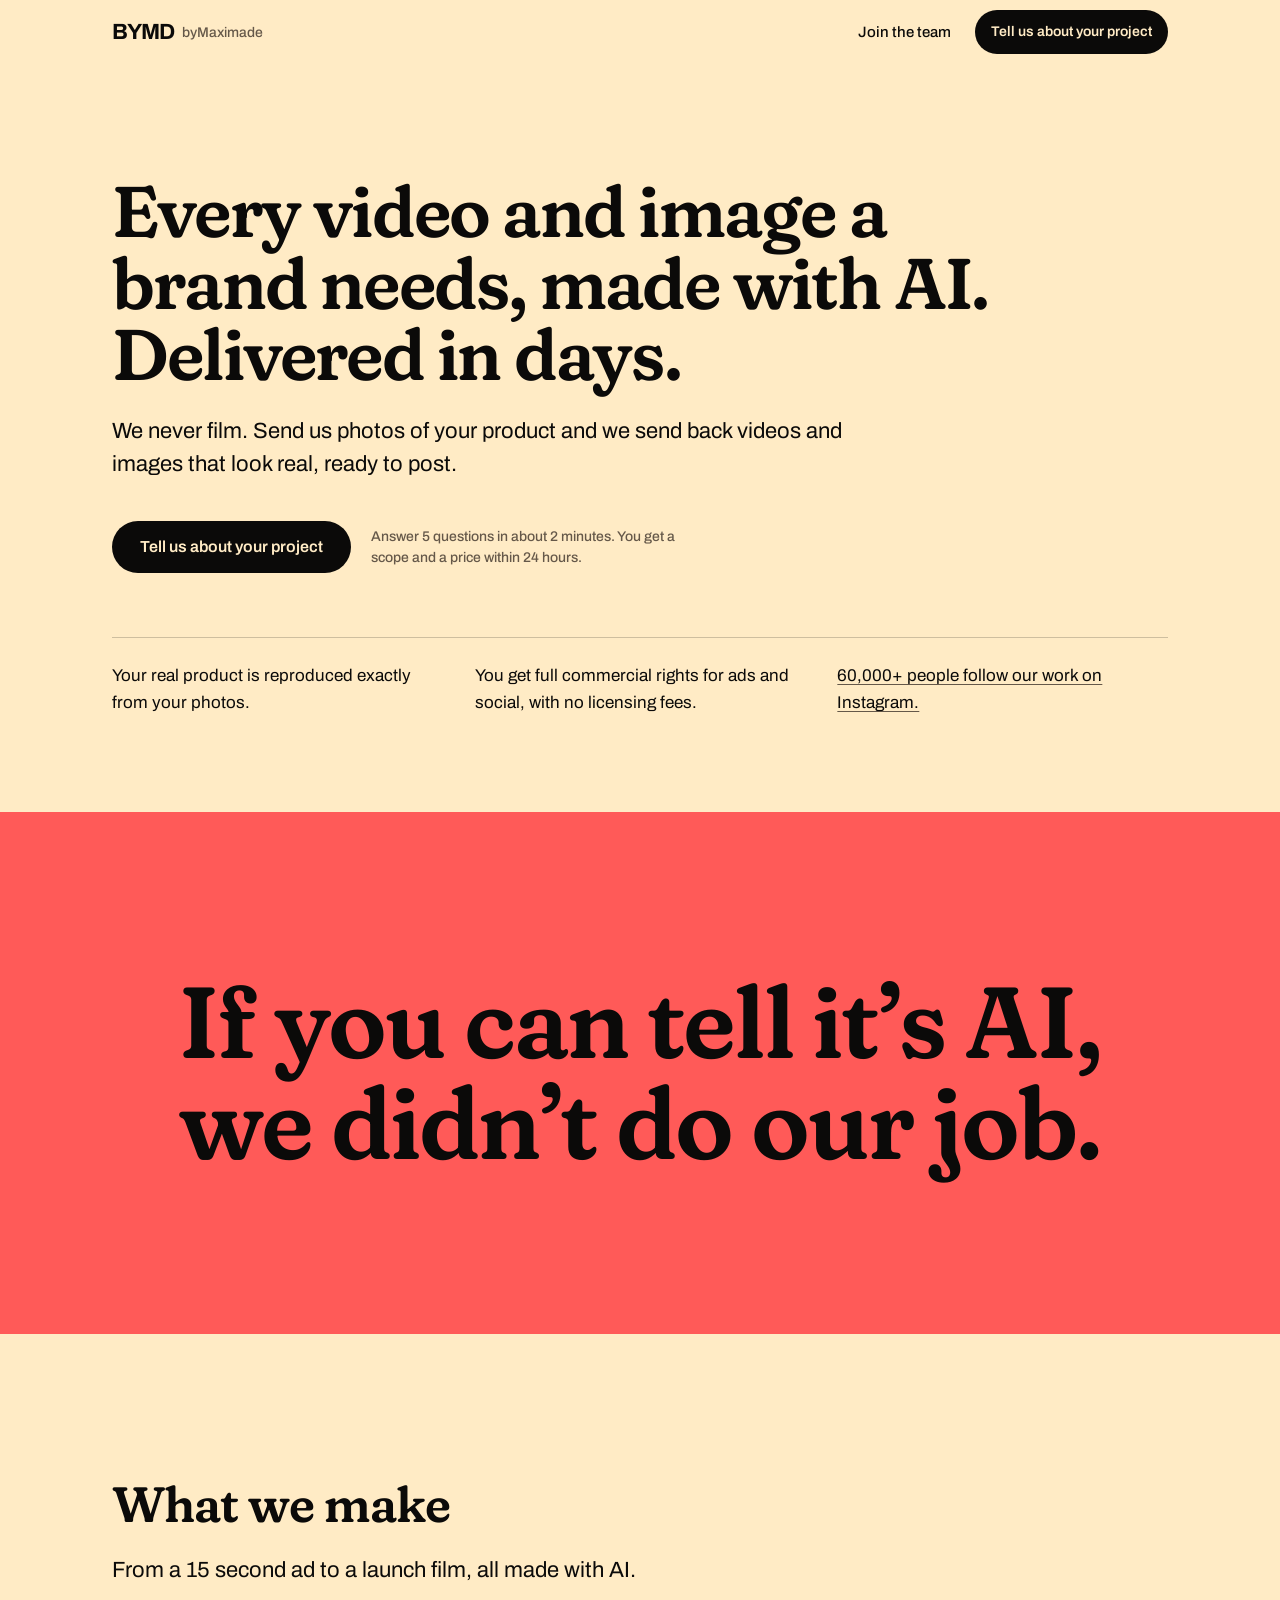
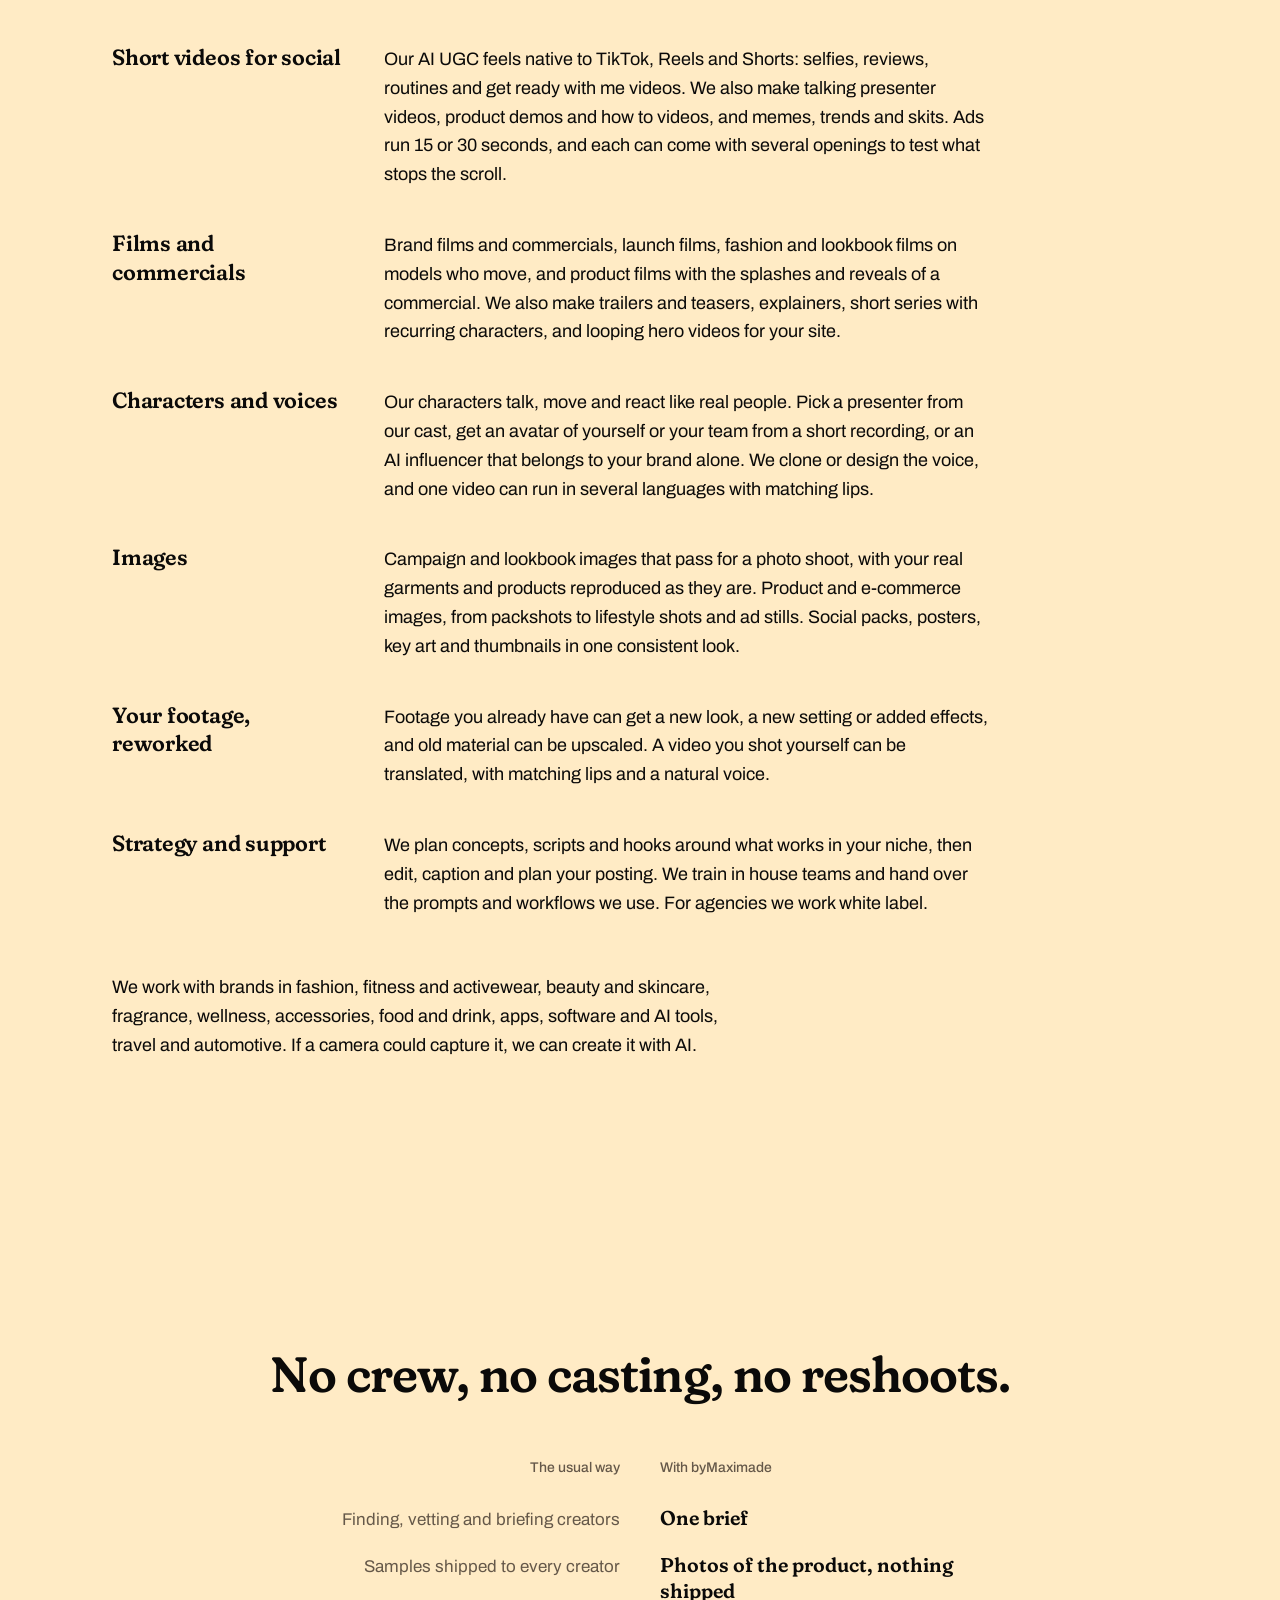
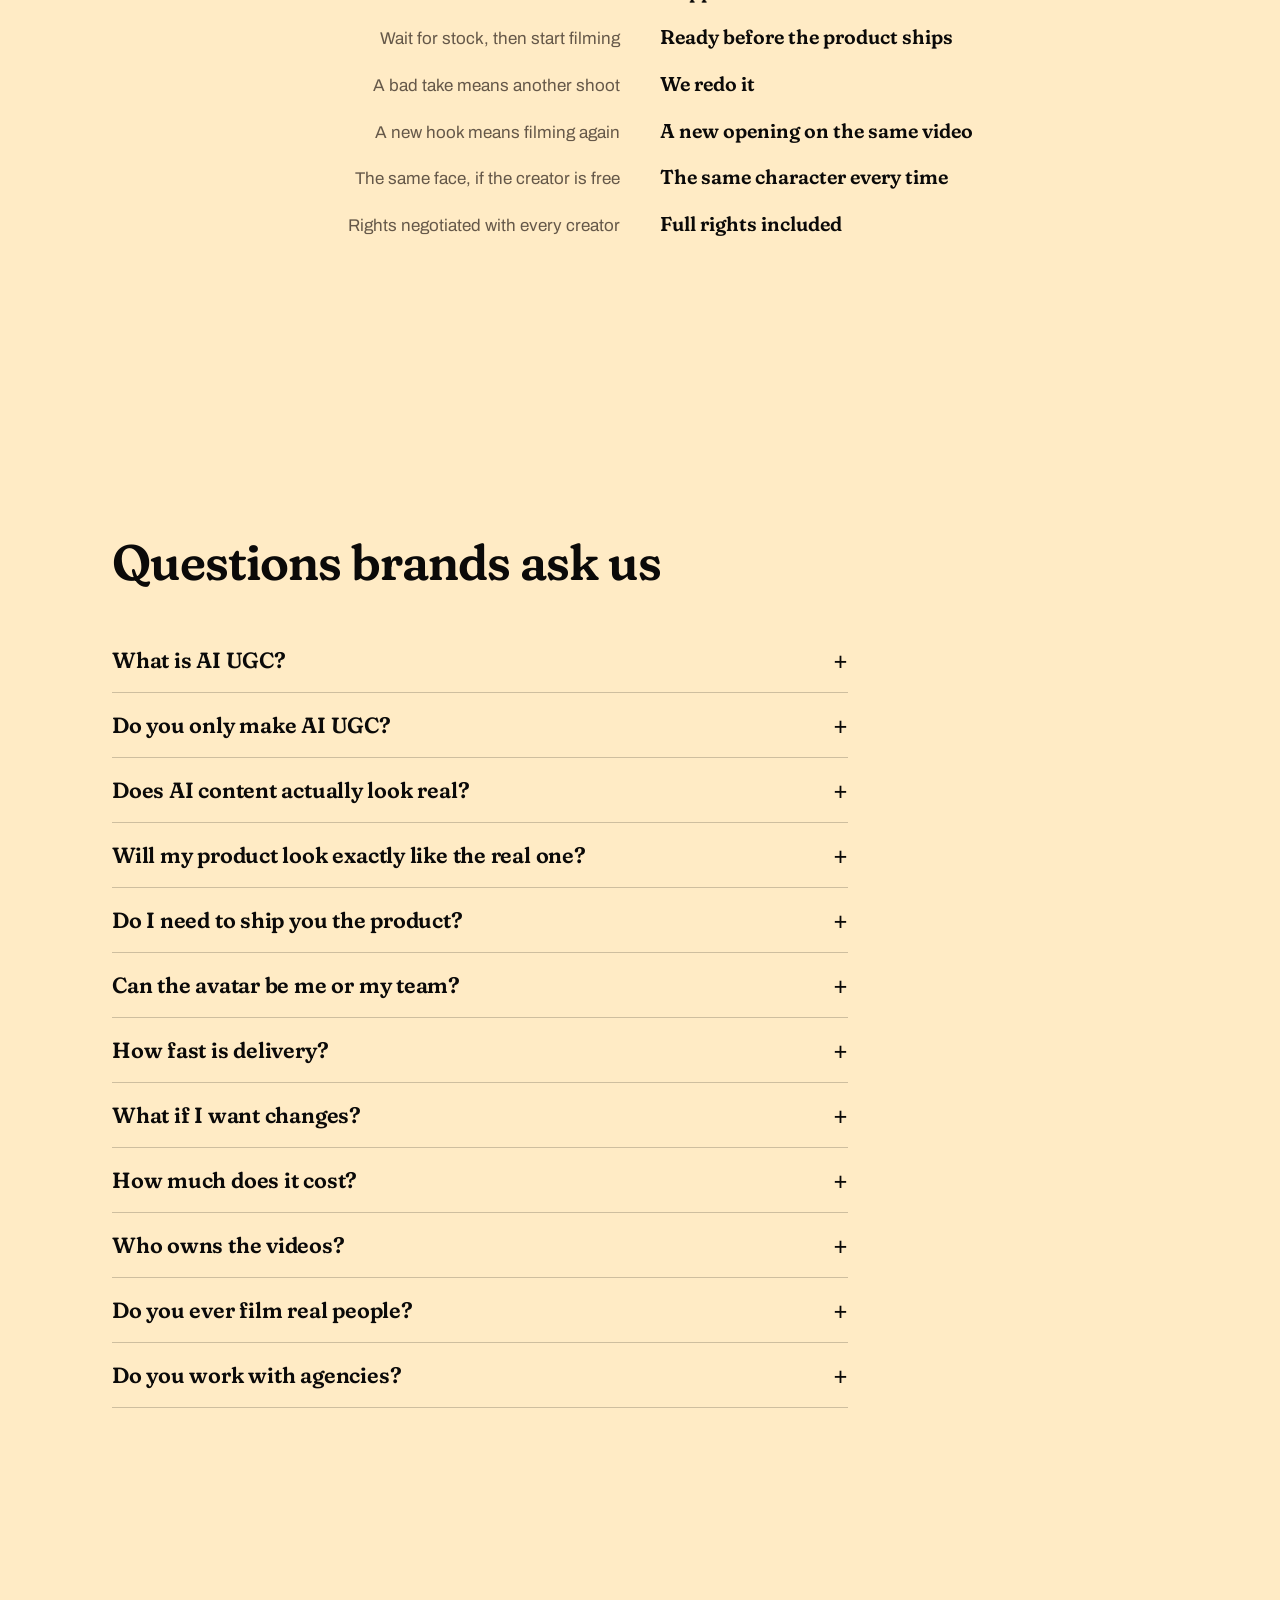
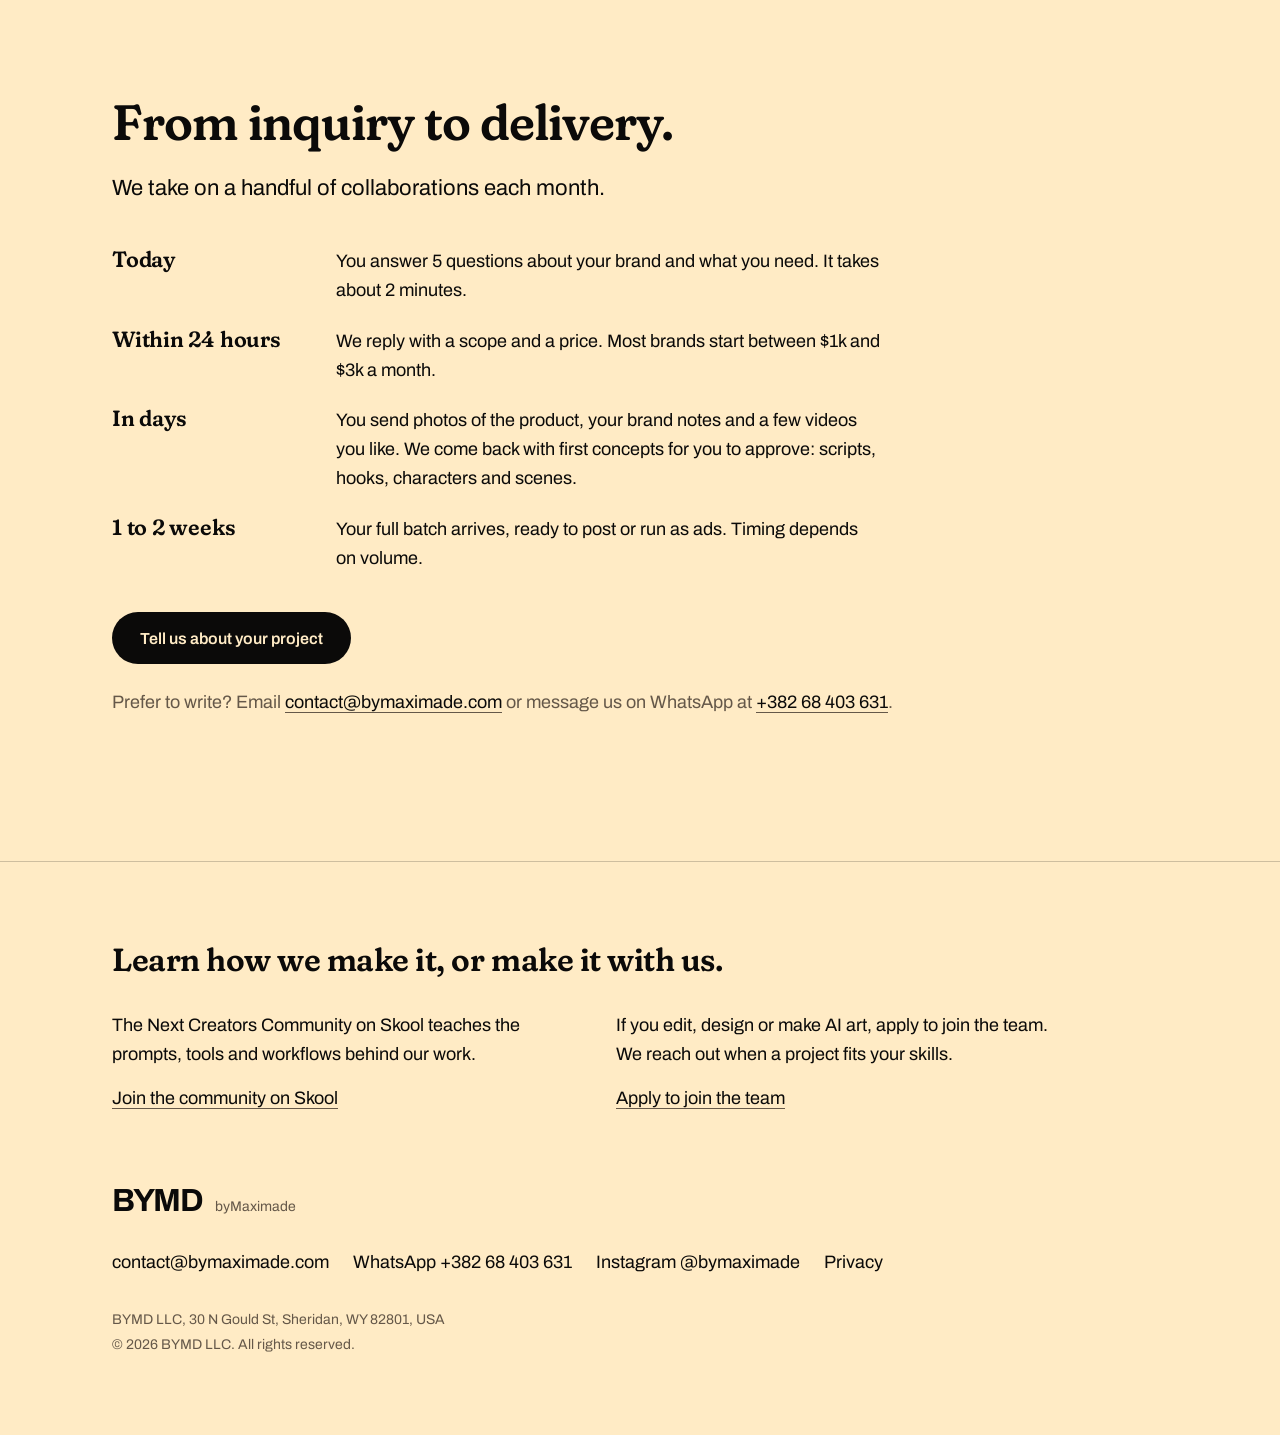
<file: index.html>
<!DOCTYPE html>
<html lang="en">
<head>
  <meta charset="UTF-8" />
  <meta name="viewport" content="width=device-width, initial-scale=1.0" />
  <title>AI Video and Image Studio for Brands | byMaximade</title>
  <meta name="description" content="AI only studio for brands: ads, brand films, avatars, product videos and images that look shot, made from your product photos. Scope and price within 24 hours." />
  <meta name="theme-color" content="#FFEBC5" />
  <link rel="canonical" href="https://bymaximade.com/" />

  <meta property="og:type" content="website" />
  <meta property="og:site_name" content="byMaximade" />
  <meta property="og:url" content="https://bymaximade.com/" />
  <meta property="og:title" content="AI Video and Image Studio for Brands | byMaximade" />
  <meta property="og:description" content="For brands: ads, brand films, avatars, product videos and images, all made with AI from your product photos. Looks shot, delivered in days." />
  <meta property="og:image" content="https://bymaximade.com/assets/og.jpg?v=3" />
  <meta property="og:image:width" content="1200" />
  <meta property="og:image:height" content="630" />
  <meta name="twitter:card" content="summary_large_image" />
  <meta name="twitter:title" content="AI Video and Image Studio for Brands | byMaximade" />
  <meta name="twitter:description" content="For brands: ads, brand films, avatars, product videos and images, all made with AI from your product photos. Looks shot, delivered in days." />
  <meta name="twitter:image" content="https://bymaximade.com/assets/og.jpg?v=3" />

  <script type="application/ld+json">
  {
    "@context": "https://schema.org",
    "@type": "Organization",
    "name": "byMaximade",
    "legalName": "BYMD LLC",
    "description": "AI only studio for brands: ads, brand films, avatars, product videos and images.",
    "url": "https://bymaximade.com/",
    "logo": "https://bymaximade.com/assets/logo.png?v=2",
    "email": "contact@bymaximade.com",
    "telephone": "+382 68 403 631",
    "sameAs": ["https://www.instagram.com/bymaximade"],
    "address": { "@type": "PostalAddress", "streetAddress": "30 N Gould St", "addressLocality": "Sheridan", "addressRegion": "WY", "postalCode": "82801", "addressCountry": "US" }
  }
  </script>
  <!-- Mirrors the visible FAQ word for word; scripts/check-faq.mjs fails the deploy if they drift. -->
  <script type="application/ld+json">
  {"@context": "https://schema.org", "@type": "FAQPage", "mainEntity": [{"@type": "Question", "name": "What is AI UGC?", "acceptedAnswer": {"@type": "Answer", "text": "Creator style video made entirely with AI. The look of a phone video, with no casting and no shipping product to creators."}}, {"@type": "Question", "name": "Do you only make AI UGC?", "acceptedAnswer": {"@type": "Answer", "text": "No. Short social videos are where most brands start. We also make brand and launch films, fashion and product films, avatars and AI influencers, campaign and product images, and we rework footage you already have."}}, {"@type": "Question", "name": "Does AI content actually look real?", "acceptedAnswer": {"@type": "Answer", "text": "Yes, when it’s done right. Our rule: if you can tell, we redo it."}}, {"@type": "Question", "name": "Will my product look exactly like the real one?", "acceptedAnswer": {"@type": "Answer", "text": "Yes. We work from your product photos, so packaging, labels, colors and fit stay true. You approve before anything is final."}}, {"@type": "Question", "name": "Do I need to ship you the product?", "acceptedAnswer": {"@type": "Answer", "text": "No. Clear photos from a few angles are enough. For clothing, photos of the clothes being worn help us get the fit right."}}, {"@type": "Question", "name": "Can the avatar be me or my team?", "acceptedAnswer": {"@type": "Answer", "text": "Yes. We build custom avatars from a short reference recording, so the same face and voice show up every week."}}, {"@type": "Question", "name": "How fast is delivery?", "acceptedAnswer": {"@type": "Answer", "text": "Single videos and images ship in days. Full batches and film packages usually land within one to two weeks, depending on volume."}}, {"@type": "Question", "name": "What if I want changes?", "acceptedAnswer": {"@type": "Answer", "text": "You approve the concepts before we produce, and every video includes two rounds of changes within the agreed scope. If it does not look real, we redo it at no cost."}}, {"@type": "Question", "name": "How much does it cost?", "acceptedAnswer": {"@type": "Answer", "text": "It depends on volume and format. Most brands start between $1k and $3k a month; agencies buying volume get custom pricing. Tell us about the project and you get a scope and a price within 24 hours."}}, {"@type": "Question", "name": "Who owns the videos?", "acceptedAnswer": {"@type": "Answer", "text": "You do. Full commercial rights for ads, organic and paid social, with no licensing fees."}}, {"@type": "Question", "name": "Do you ever film real people?", "acceptedAnswer": {"@type": "Answer", "text": "No. Everything we make is created with AI: the people, the places and the moments."}}, {"@type": "Question", "name": "Do you work with agencies?", "acceptedAnswer": {"@type": "Answer", "text": "Yes, white label. You brief, we produce, you deliver under your name."}}]}
  </script>

  <link rel="icon" type="image/svg+xml" href="assets/favicon.svg?v=2" />
  <link rel="apple-touch-icon" href="assets/logo.png?v=2" />

  <link rel="preload" href="assets/fonts/fraunces-600.woff2" as="font" type="font/woff2" crossorigin />
  <link rel="preload" href="assets/fonts/archivo.woff2" as="font" type="font/woff2" crossorigin />
  <link rel="stylesheet" href="styles.css?v=4" />
  <link rel="stylesheet" href="tailwind.css?v=1" />
</head>

<body class="bg-cream text-ink font-sans text-body md:text-body-lg antialiased">

  <a href="#main" class="skip-link btn btn--sm">Skip to content</a>

  <div id="scroll-progress" class="fixed inset-x-0 top-0 z-[60] h-0.5 origin-left bg-coral print:hidden" style="transform: scaleX(0)" aria-hidden="true"></div>

  <header class="fixed inset-x-0 top-0 z-50 h-16 bg-cream">
    <div class="wrap flex h-full items-center justify-between gap-4">
      <a href="/" class="flex min-h-[44px] items-center gap-2" aria-label="BYMD, byMaximade home">
        <span class="wordmark">BYMD</span>
        <span class="hidden sm:inline text-small font-medium text-umber">byMaximade</span>
      </a>
      <div class="flex items-center gap-6">
        <a href="/join" class="hidden md:inline-flex min-h-[44px] items-center text-[15px] font-medium hover:underline underline-offset-4">Join the team</a>
        <a href="/project-inquiries" class="btn btn--sm">Tell us about your project</a>
      </div>
    </div>
  </header>

  <main id="main">

    <!-- ============== HERO ============== -->
    <section id="top" class="pt-32 pb-16 lg:pt-44 lg:pb-24">
      <div class="wrap">
        <h1 class="font-display text-h1 text-balance"><span class="block">Every video and image a brand needs, made with AI.</span> <span class="block">Delivered in days.</span></h1>
        <p class="mt-6 max-w-lead text-lead">We never film. Send us photos of your product and we send back videos and images that look real, ready to post.</p>
        <div class="mt-8 flex flex-col gap-3 sm:flex-row sm:items-center sm:gap-5 lg:mt-10">
          <a href="/project-inquiries" class="btn w-full sm:w-auto">Tell us about your project</a>
          <p class="text-small font-medium text-umber sm:max-w-[22em]">Answer 5 questions in about 2 minutes. You get a scope and a price within 24 hours.</p>
        </div>
        <ul role="list" class="mt-12 grid gap-4 border-t border-line pt-6 text-base md:grid-cols-3 md:gap-8 lg:mt-16 lg:text-body">
          <li>Your real product is reproduced exactly from your photos.</li>
          <li>You get full commercial rights for ads and social, with no licensing fees.</li>
          <li><a href="https://www.instagram.com/bymaximade" target="_blank" rel="noopener" class="link inline-flex min-h-[44px] items-center">60,000+ people follow our work on Instagram.<span class="sr-only"> (opens in a new tab)</span></a></li>
        </ul>
      </div>
    </section>

    <!-- ============== THE RULE ============== -->
    <section id="rule" class="rule-card">
      <h2 class="font-display">If you can tell it’s AI,<br class="hidden md:block" /> we didn’t do our job.</h2>
    </section>

    <!-- ============== WHAT WE MAKE ============== -->
    <section id="services" class="py-20 md:py-28 lg:py-36">
      <div class="wrap">
        <h2 class="font-display text-h2 text-balance">What we make</h2>
        <p class="mt-6 max-w-lead text-lead">From a 15 second ad to a launch film, all made with AI.</p>
        <div class="mt-10 space-y-8 lg:mt-14 lg:space-y-10">
          <div class="lg:grid lg:grid-cols-[15rem_1fr] lg:items-baseline lg:gap-8">
            <h3 class="font-display text-h3">Short videos for social</h3>
            <p class="mt-2 max-w-measure lg:mt-0">Our AI UGC feels native to TikTok, Reels and Shorts: selfies, reviews, routines and get ready with me videos. We also make talking presenter videos, product demos and how to videos, and memes, trends and skits. Ads run 15 or 30 seconds, and each can come with several openings to test what stops the scroll.</p>
          </div>
          <div class="lg:grid lg:grid-cols-[15rem_1fr] lg:items-baseline lg:gap-8">
            <h3 class="font-display text-h3">Films and commercials</h3>
            <p class="mt-2 max-w-measure lg:mt-0">Brand films and commercials, launch films, fashion and lookbook films on models who move, and product films with the splashes and reveals of a commercial. We also make trailers and teasers, explainers, short series with recurring characters, and looping hero videos for your site.</p>
          </div>
          <div class="lg:grid lg:grid-cols-[15rem_1fr] lg:items-baseline lg:gap-8">
            <h3 class="font-display text-h3">Characters and voices</h3>
            <p class="mt-2 max-w-measure lg:mt-0">Our characters talk, move and react like real people. Pick a presenter from our cast, get an avatar of yourself or your team from a short recording, or an AI influencer that belongs to your brand alone. We clone or design the voice, and one video can run in several languages with matching lips.</p>
          </div>
          <div class="lg:grid lg:grid-cols-[15rem_1fr] lg:items-baseline lg:gap-8">
            <h3 class="font-display text-h3">Images</h3>
            <p class="mt-2 max-w-measure lg:mt-0">Campaign and lookbook images that pass for a photo shoot, with your real garments and products reproduced as they are. Product and e-commerce images, from packshots to lifestyle shots and ad stills. Social packs, posters, key art and thumbnails in one consistent look.</p>
          </div>
          <div class="lg:grid lg:grid-cols-[15rem_1fr] lg:items-baseline lg:gap-8">
            <h3 class="font-display text-h3">Your footage, reworked</h3>
            <p class="mt-2 max-w-measure lg:mt-0">Footage you already have can get a new look, a new setting or added effects, and old material can be upscaled. A video you shot yourself can be translated, with matching lips and a natural voice.</p>
          </div>
          <div class="lg:grid lg:grid-cols-[15rem_1fr] lg:items-baseline lg:gap-8">
            <h3 class="font-display text-h3">Strategy and support</h3>
            <p class="mt-2 max-w-measure lg:mt-0">We plan concepts, scripts and hooks around what works in your niche, then edit, caption and plan your posting. We train in house teams and hand over the prompts and workflows we use. For agencies we work white label.</p>
          </div>
        </div>
        <p class="mt-14 max-w-measure">We work with brands in fashion, fitness and activewear, beauty and skincare, fragrance, wellness, accessories, food and drink, apps, software and AI tools, travel and automotive. If a camera could capture it, we can create it with AI.</p>
      </div>
    </section>

    <!-- ============== THE USUAL WAY VS BYMAXIMADE ============== -->
    <section id="compare" class="py-20 md:py-28 lg:py-36">
      <div class="wrap">
        <h2 class="font-display text-h2 text-balance sm:text-center">No crew, no casting, no reshoots.</h2>
        <table class="credits mt-10 lg:mt-14">
          <caption class="sr-only">Content the usual way, next to how we make it</caption>
          <thead>
            <tr><th scope="col">The usual way</th><th scope="col">With byMaximade</th></tr>
          </thead>
          <tbody>
            <tr><td>Finding, vetting and briefing creators</td><td>One brief</td></tr>
            <tr><td>Samples shipped to every creator</td><td>Photos of the product, nothing shipped</td></tr>
            <tr><td>Wait for stock, then start filming</td><td>Ready before the product ships</td></tr>
            <tr><td>A bad take means another shoot</td><td>We redo it</td></tr>
            <tr><td>A new hook means filming again</td><td>A new opening on the same video</td></tr>
            <tr><td>The same face, if the creator is free</td><td>The same character every time</td></tr>
            <tr><td>Rights negotiated with every creator</td><td>Full rights included</td></tr>
          </tbody>
        </table>
      </div>
    </section>

    <!-- ============== FAQ ============== -->
    <!-- Keep each item as <details class="faq"><summary>Q</summary><p>A</p></details>: scripts/check-faq.mjs reads that shape. -->
    <section id="faq" class="py-20 md:py-28 lg:py-36">
      <div class="wrap">
        <h2 class="font-display text-h2 text-balance">Questions brands ask us</h2>
        <div class="mt-10 max-w-faq">
          <details class="faq"><summary>What is AI UGC?</summary><p>Creator style video made entirely with AI. The look of a phone video, with no casting and no shipping product to creators.</p></details>
          <details class="faq"><summary>Do you only make AI UGC?</summary><p>No. Short social videos are where most brands start. We also make brand and launch films, fashion and product films, avatars and AI influencers, campaign and product images, and we rework footage you already have.</p></details>
          <details class="faq"><summary>Does AI content actually look real?</summary><p>Yes, when it’s done right. Our rule: if you can tell, we redo it.</p></details>
          <details class="faq"><summary>Will my product look exactly like the real one?</summary><p>Yes. We work from your product photos, so packaging, labels, colors and fit stay true. You approve before anything is final.</p></details>
          <details class="faq"><summary>Do I need to ship you the product?</summary><p>No. Clear photos from a few angles are enough. For clothing, photos of the clothes being worn help us get the fit right.</p></details>
          <details class="faq"><summary>Can the avatar be me or my team?</summary><p>Yes. We build custom avatars from a short reference recording, so the same face and voice show up every week.</p></details>
          <details class="faq"><summary>How fast is delivery?</summary><p>Single videos and images ship in days. Full batches and film packages usually land within one to two weeks, depending on volume.</p></details>
          <details class="faq"><summary>What if I want changes?</summary><p>You approve the concepts before we produce, and every video includes two rounds of changes within the agreed scope. If it does not look real, we redo it at no cost.</p></details>
          <details class="faq"><summary>How much does it cost?</summary><p>It depends on volume and format. Most brands start between $1k and $3k a month; agencies buying volume get custom pricing. Tell us about the project and you get a scope and a price within 24 hours.</p></details>
          <details class="faq"><summary>Who owns the videos?</summary><p>You do. Full commercial rights for ads, organic and paid social, with no licensing fees.</p></details>
          <details class="faq"><summary>Do you ever film real people?</summary><p>No. Everything we make is created with AI: the people, the places and the moments.</p></details>
          <details class="faq"><summary>Do you work with agencies?</summary><p>Yes, white label. You brief, we produce, you deliver under your name.</p></details>
        </div>
      </div>
    </section>

    <!-- ============== CONTACT ============== -->
    <section id="apply" class="py-20 md:py-28 lg:py-36">
      <div class="wrap">
        <h2 class="font-display text-h2 text-balance">From inquiry to delivery.</h2>
        <p class="mt-6 max-w-lead text-lead">We take on a handful of collaborations each month.</p>
        <ol role="list" class="mt-10 max-w-[48rem] space-y-6 md:space-y-5">
          <li class="md:grid md:grid-cols-[12rem_1fr] md:items-baseline md:gap-8">
            <p class="font-display text-h3">Today</p>
            <p class="mt-1 md:mt-0">You answer 5 questions about your brand and what you need. It takes about 2 minutes.</p>
          </li>
          <li class="md:grid md:grid-cols-[12rem_1fr] md:items-baseline md:gap-8">
            <p class="font-display text-h3">Within 24 hours</p>
            <p class="mt-1 md:mt-0">We reply with a scope and a price. Most brands start between $1k and $3k a month.</p>
          </li>
          <li class="md:grid md:grid-cols-[12rem_1fr] md:items-baseline md:gap-8">
            <p class="font-display text-h3">In days</p>
            <p class="mt-1 md:mt-0">You send photos of the product, your brand notes and a few videos you like. We come back with first concepts for you to approve: scripts, hooks, characters and scenes.</p>
          </li>
          <li class="md:grid md:grid-cols-[12rem_1fr] md:items-baseline md:gap-8">
            <p class="font-display text-h3">1 to 2 weeks</p>
            <p class="mt-1 md:mt-0">Your full batch arrives, ready to post or run as ads. Timing depends on volume.</p>
          </li>
        </ol>
        <a href="/project-inquiries" class="btn mt-10 w-full sm:w-auto">Tell us about your project</a>
        <p class="mt-6 text-umber">Prefer to write? Email <a href="mailto:contact@bymaximade.com" class="link">contact@bymaximade.com</a> or message us on WhatsApp at <a href="https://wa.me/38268403631" target="_blank" rel="noopener" class="link">+382 68 403 631<span class="sr-only"> (opens in a new tab)</span></a>.</p>
      </div>
    </section>

  </main>

  <!-- ============== FOOTER ============== -->
  <footer class="border-t border-line">
    <div class="wrap py-16 lg:py-20">
      <section id="community">
        <h2 class="font-display text-coda text-balance">Learn how we make it, or make it with us.</h2>
        <div class="mt-8 grid max-w-[60rem] gap-10 md:grid-cols-2 md:gap-12">
          <div>
            <p class="max-w-[34em]">The Next Creators Community on Skool teaches the prompts, tools and workflows behind our work.</p>
            <a href="https://www.skool.com/next-creators-community-4099/about" target="_blank" rel="noopener" class="link mt-2 inline-flex min-h-[44px] items-center">Join the community on Skool<span class="sr-only"> (opens in a new tab)</span></a>
          </div>
          <div>
            <p class="max-w-[34em]">If you edit, design or make AI art, apply to join the team. We reach out when a project fits your skills.</p>
            <a href="/join" class="link mt-2 inline-flex min-h-[44px] items-center">Apply to join the team</a>
          </div>
        </div>
      </section>

      <div class="mt-16">
        <p class="flex items-baseline gap-3"><span class="wordmark wordmark--lg">BYMD</span><span class="text-small text-umber">byMaximade</span></p>
        <ul role="list" class="mt-6 md:flex md:flex-wrap md:gap-x-6">
          <li><a href="mailto:contact@bymaximade.com" class="flex min-h-[44px] items-center hover:underline underline-offset-4 md:inline-flex">contact@bymaximade.com</a></li>
          <li><a href="https://wa.me/38268403631" target="_blank" rel="noopener" class="flex min-h-[44px] items-center hover:underline underline-offset-4 md:inline-flex">WhatsApp +382 68 403 631<span class="sr-only"> (opens in a new tab)</span></a></li>
          <li><a href="https://www.instagram.com/bymaximade" target="_blank" rel="noopener" class="flex min-h-[44px] items-center hover:underline underline-offset-4 md:inline-flex">Instagram @bymaximade<span class="sr-only"> (opens in a new tab)</span></a></li>
          <li><a href="/privacy" class="flex min-h-[44px] items-center hover:underline underline-offset-4 md:inline-flex">Privacy</a></li>
        </ul>
        <p class="mt-6 text-small text-umber">BYMD LLC, 30 N Gould St, Sheridan, WY 82801, USA</p>
        <p class="mt-1 text-small text-umber">© 2026 BYMD LLC. All rights reserved.</p>
      </div>
    </div>
  </footer>

  <script src="script.js?v=6"></script>
</body>
</html>
</file>
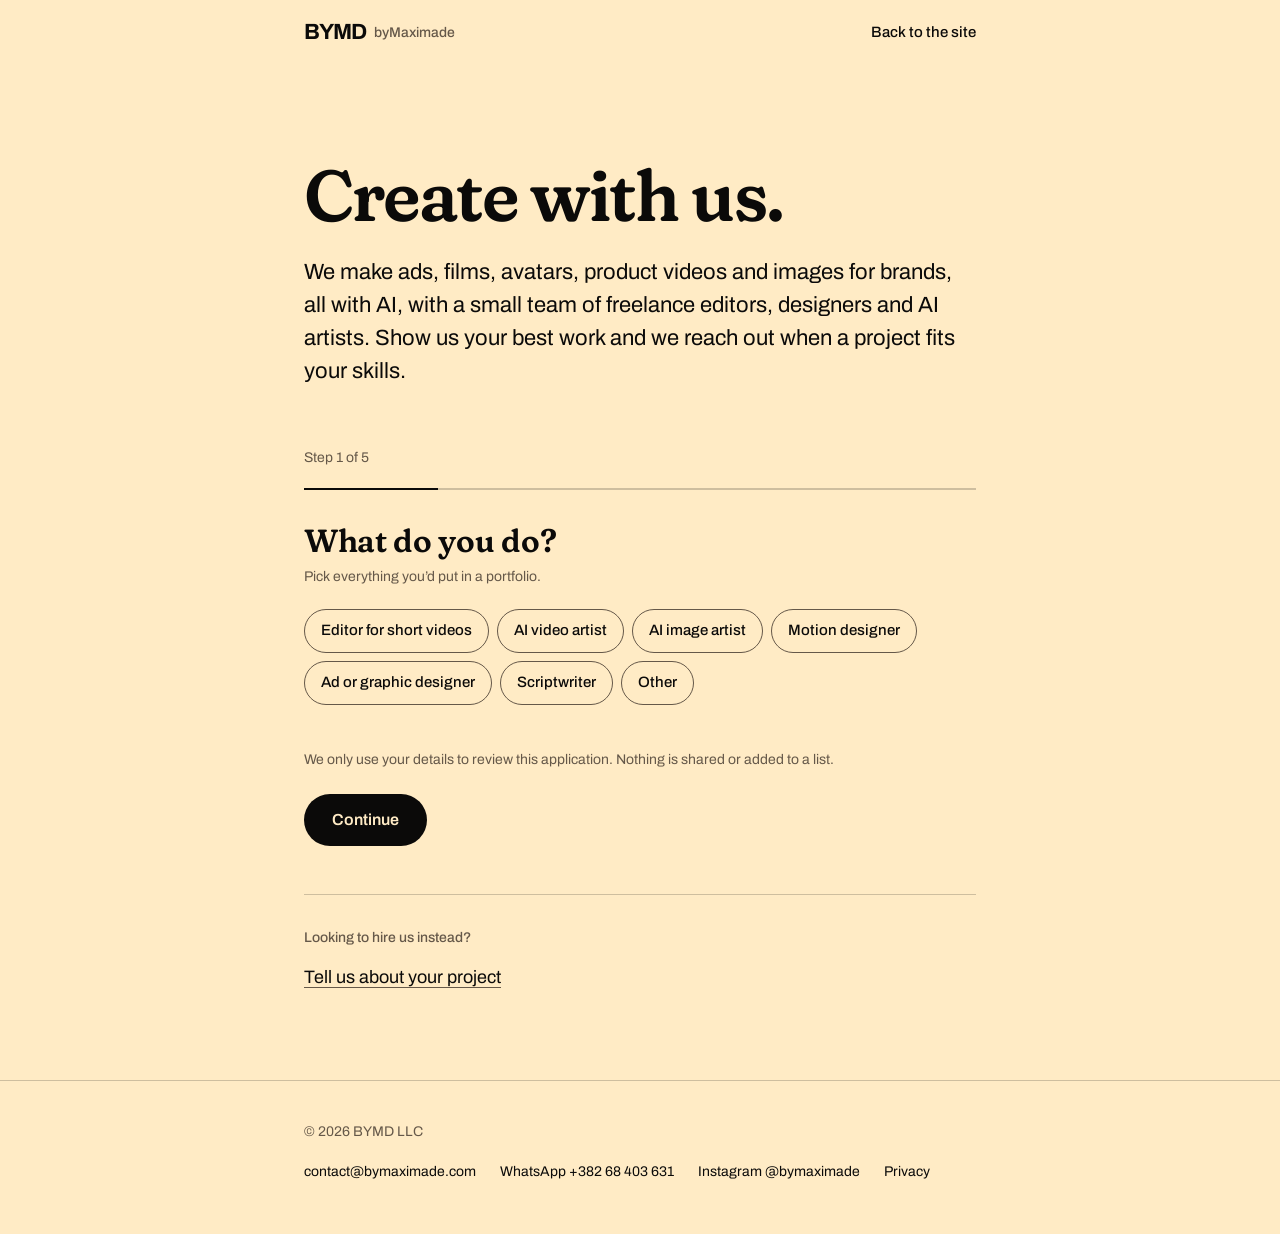
<file: join.html>
<!DOCTYPE html>
<html lang="en">
<head>
  <meta charset="UTF-8" />
  <meta name="viewport" content="width=device-width, initial-scale=1.0" />
  <title>Join byMaximade | Editors, designers and AI artists</title>
  <meta name="description" content="byMaximade is looking for video editors, AI video and image artists, motion and ad designers, and scriptwriters. Apply in 3 minutes." />
  <meta name="theme-color" content="#FFEBC5" />
  <link rel="canonical" href="https://bymaximade.com/join" />

  <meta property="og:type" content="website" />
  <meta property="og:site_name" content="byMaximade" />
  <meta property="og:url" content="https://bymaximade.com/join" />
  <meta property="og:title" content="Join byMaximade | Editors, designers and AI artists" />
  <meta property="og:description" content="Editors, AI artists and designers: show us your best work and we reach out when a project fits." />
  <meta property="og:image" content="https://bymaximade.com/assets/og.jpg?v=3" />
  <meta property="og:image:width" content="1200" />
  <meta property="og:image:height" content="630" />
  <meta name="twitter:card" content="summary_large_image" />
  <meta name="twitter:title" content="Join byMaximade | Editors, designers and AI artists" />
  <meta name="twitter:description" content="Editors, AI artists and designers: show us your best work and we reach out when a project fits." />
  <meta name="twitter:image" content="https://bymaximade.com/assets/og.jpg?v=3" />

  <link rel="icon" type="image/svg+xml" href="assets/favicon.svg?v=2" />
  <link rel="apple-touch-icon" href="assets/logo.png?v=2" />

  <link rel="preload" href="assets/fonts/fraunces-600.woff2" as="font" type="font/woff2" crossorigin />
  <link rel="preload" href="assets/fonts/archivo.woff2" as="font" type="font/woff2" crossorigin />
  <link rel="stylesheet" href="styles.css?v=4" />
  <link rel="stylesheet" href="tailwind.css?v=1" />
</head>

<body class="bg-cream text-ink font-sans text-body md:text-body-lg antialiased">

  <a href="#main" class="skip-link btn btn--sm">Skip to content</a>

  <header class="fixed inset-x-0 top-0 z-50 h-16 bg-cream">
    <div class="wrap max-w-3xl flex h-full items-center justify-between gap-4">
      <a href="/" class="flex min-h-[44px] items-center gap-2" aria-label="BYMD, byMaximade home">
        <span class="wordmark">BYMD</span>
        <span class="hidden sm:inline text-small font-medium text-umber">byMaximade</span>
      </a>
      <a href="/" class="inline-flex min-h-[44px] items-center text-[15px] font-medium hover:underline underline-offset-4">Back to the site</a>
    </div>
  </header>

  <main id="main" class="pt-32 pb-20 md:pt-40">
    <div class="wrap max-w-3xl">
      <h1 class="font-display text-h1 text-balance">Create with us.</h1>
      <p class="mt-6 max-w-lead text-lead">We make ads, films, avatars, product videos and images for brands, all with AI, with a small team of freelance editors, designers and AI artists. Show us your best work and we reach out when a project fits your skills.</p>

      <form id="apply-form" class="wizard mt-12" data-kind="join" data-done="We keep your application on file and reach out when a project fits your skills. No reply means nothing has matched yet." method="post" action="https://api.web3forms.com/submit" novalidate>
        <input type="hidden" name="access_key" value="3470acbb-859c-4fd6-910f-c365a7260c05" />
        <input type="hidden" name="subject" value="New application — bymaximade.com" />
        <input type="hidden" name="from_name" value="bymaximade.com careers" />
        <input type="checkbox" name="botcheck" class="hidden" tabindex="-1" autocomplete="off" />
        <input type="hidden" name="role" />
        <input type="hidden" name="experience" />
        <input type="hidden" name="tools" />
        <input type="hidden" name="availability" />

        <div class="mb-2 flex items-center justify-between text-small text-umber">
          <span id="step-label">Step 1 of 5</span>
          <button type="button" id="step-back" class="inline-flex min-h-[44px] items-center hover:underline underline-offset-4 invisible">Back</button>
        </div>
        <div class="progress"><i id="progress-bar" style="width:20%"></i></div>

        <div class="steps">
          <fieldset class="step is-active" data-step="1" data-field="role" data-multi>
            <legend class="q">What do you do?</legend>
            <p class="hint">Pick everything you’d put in a portfolio.</p>
            <div class="chips">
              <button type="button" class="chip" data-value="Short-form video editor">Editor for short videos</button>
              <button type="button" class="chip" data-value="AI video artist">AI video artist</button>
              <button type="button" class="chip" data-value="AI image artist">AI image artist</button>
              <button type="button" class="chip" data-value="Motion designer">Motion designer</button>
              <button type="button" class="chip" data-value="Ad / graphic designer">Ad or graphic designer</button>
              <button type="button" class="chip" data-value="Scriptwriter">Scriptwriter</button>
              <button type="button" class="chip" data-value="Other">Other</button>
            </div>
          </fieldset>

          <fieldset class="step" data-step="2" data-field="experience">
            <legend class="q">How long have you been doing it?</legend>
            <p class="hint">Paid work counts. So do serious personal projects.</p>
            <div class="chips">
              <button type="button" class="chip" data-value="Under 1 year">Under 1 year</button>
              <button type="button" class="chip" data-value="1 – 3 years">1 to 3 years</button>
              <button type="button" class="chip" data-value="3 – 5 years">3 to 5 years</button>
              <button type="button" class="chip" data-value="5+ years">5+ years</button>
            </div>
          </fieldset>

          <fieldset class="step" data-step="3" data-field="tools" data-multi>
            <legend class="q">Which tools are you fast in?</legend>
            <p class="hint">Only the ones you could deliver a client job in this week.</p>
            <div class="chips">
              <button type="button" class="chip" data-value="Premiere Pro / After Effects">Premiere Pro or After Effects</button>
              <button type="button" class="chip" data-value="CapCut">CapCut</button>
              <button type="button" class="chip" data-value="DaVinci Resolve">DaVinci Resolve</button>
              <button type="button" class="chip" data-value="Figma / Photoshop">Figma or Photoshop</button>
              <button type="button" class="chip" data-value="Midjourney / Nano Banana">Midjourney or Nano Banana</button>
              <button type="button" class="chip" data-value="Kling / Seedance / Veo">Kling, Seedance or Veo</button>
              <button type="button" class="chip" data-value="Higgsfield / Arcads / HeyGen">Higgsfield, Arcads or HeyGen</button>
              <button type="button" class="chip" data-value="ElevenLabs">ElevenLabs</button>
              <button type="button" class="chip" data-value="Other">Other</button>
            </div>
          </fieldset>

          <fieldset class="step" data-step="4" data-field="availability">
            <legend class="q">How much can you take on?</legend>
            <p class="hint">We mostly work per project, with room for regulars.</p>
            <div class="chips">
              <button type="button" class="chip" data-value="Full-time">Full time</button>
              <button type="button" class="chip" data-value="Part-time">Part time</button>
              <button type="button" class="chip" data-value="Per project">Per project</button>
            </div>
          </fieldset>

          <fieldset class="step" data-step="5" data-field="details">
            <legend class="q">Last step: you and your work.</legend>
            <div class="mt-2 space-y-5">
              <div>
                <label for="name" class="block text-small font-medium text-umber mb-2">Name</label>
                <input id="name" name="name" type="text" required autocomplete="name" class="field" placeholder="Your name" />
              </div>
              <div>
                <label for="email" class="block text-small font-medium text-umber mb-2">Email</label>
                <input id="email" name="email" type="email" required autocomplete="email" class="field" placeholder="you@domain.com" />
              </div>
              <div>
                <label for="portfolio" class="block text-small font-medium text-umber mb-2">Portfolio link</label>
                <input id="portfolio" name="portfolio" type="text" required autocomplete="url" class="field" placeholder="Behance, Drive folder, website, reel link" data-error="Add a link to your work. It’s the first thing we open." />
                <p class="mt-1.5 text-small text-umber">Your three best pieces beat thirty average ones.</p>
              </div>
              <div>
                <label for="handle" class="block text-small font-medium text-umber mb-2">Instagram (optional)</label>
                <input id="handle" name="handle" type="text" class="field" placeholder="@yourhandle" />
              </div>
              <div class="grid gap-5 sm:grid-cols-2">
                <div>
                  <label for="rate" class="block text-small font-medium text-umber mb-2">Your rate (optional)</label>
                  <input id="rate" name="rate" type="text" class="field" placeholder="Per video or per project, in USD" />
                  <p class="mt-1.5 text-small text-umber">We pay per video or per project, not by the hour. Rates start at $20 per video.</p>
                </div>
                <div>
                  <label for="location" class="block text-small font-medium text-umber mb-2">Where you’re based (optional)</label>
                  <input id="location" name="location" type="text" class="field" placeholder="City or time zone" />
                </div>
              </div>
              <div>
                <label for="about" class="block text-small font-medium text-umber mb-2">Why you</label>
                <textarea id="about" name="about" rows="4" required minlength="40" class="field resize-none" placeholder="What you’re best at, a project you’re proud of, and what kind of work you want more of." data-error="Tell us a little about yourself. A couple of sentences is enough."></textarea>
              </div>
            </div>
          </fieldset>

          <div class="step" data-step="done">
            <p class="q" id="done-title" tabindex="-1">Got it.</p>
            <p class="hint" id="done-text">We keep your application on file and reach out when a project fits your skills. No reply means nothing has matched yet.</p>
          </div>
        </div>

        <p id="step-error" class="text-small mt-4 min-h-[1.25rem]" aria-live="polite"></p>
        <p class="mt-2 text-small text-umber">We only use your details to review this application. Nothing is shared or added to a list.</p>

        <div class="mt-6" id="step-actions">
          <button type="button" id="step-next" class="btn w-full sm:w-auto">Continue</button>
        </div>
      </form>

      <div class="mt-12 border-t border-line pt-8">
        <p class="text-small font-medium text-umber">Looking to hire us instead?</p>
        <p class="mt-2"><a href="/project-inquiries" class="link inline-flex min-h-[44px] items-center text-body-lg">Tell us about your project</a></p>
      </div>
    </div>
  </main>

  <footer class="border-t border-line">
    <div class="wrap max-w-3xl py-10 text-small">
      <p class="text-umber">© 2026 BYMD LLC</p>
      <ul role="list" class="mt-2 flex flex-col sm:flex-row sm:flex-wrap sm:gap-x-6">
        <li><a href="mailto:contact@bymaximade.com" class="inline-flex min-h-[44px] items-center hover:underline underline-offset-4">contact@bymaximade.com</a></li>
        <li><a href="https://wa.me/38268403631" target="_blank" rel="noopener" class="inline-flex min-h-[44px] items-center hover:underline underline-offset-4">WhatsApp +382 68 403 631<span class="sr-only"> (opens in a new tab)</span></a></li>
        <li><a href="https://www.instagram.com/bymaximade" target="_blank" rel="noopener" class="inline-flex min-h-[44px] items-center hover:underline underline-offset-4">Instagram @bymaximade<span class="sr-only"> (opens in a new tab)</span></a></li>
        <li><a href="/privacy" class="inline-flex min-h-[44px] items-center hover:underline underline-offset-4">Privacy</a></li>
      </ul>
    </div>
  </footer>

  <script src="script.js?v=6"></script>
</body>
</html>
</file>
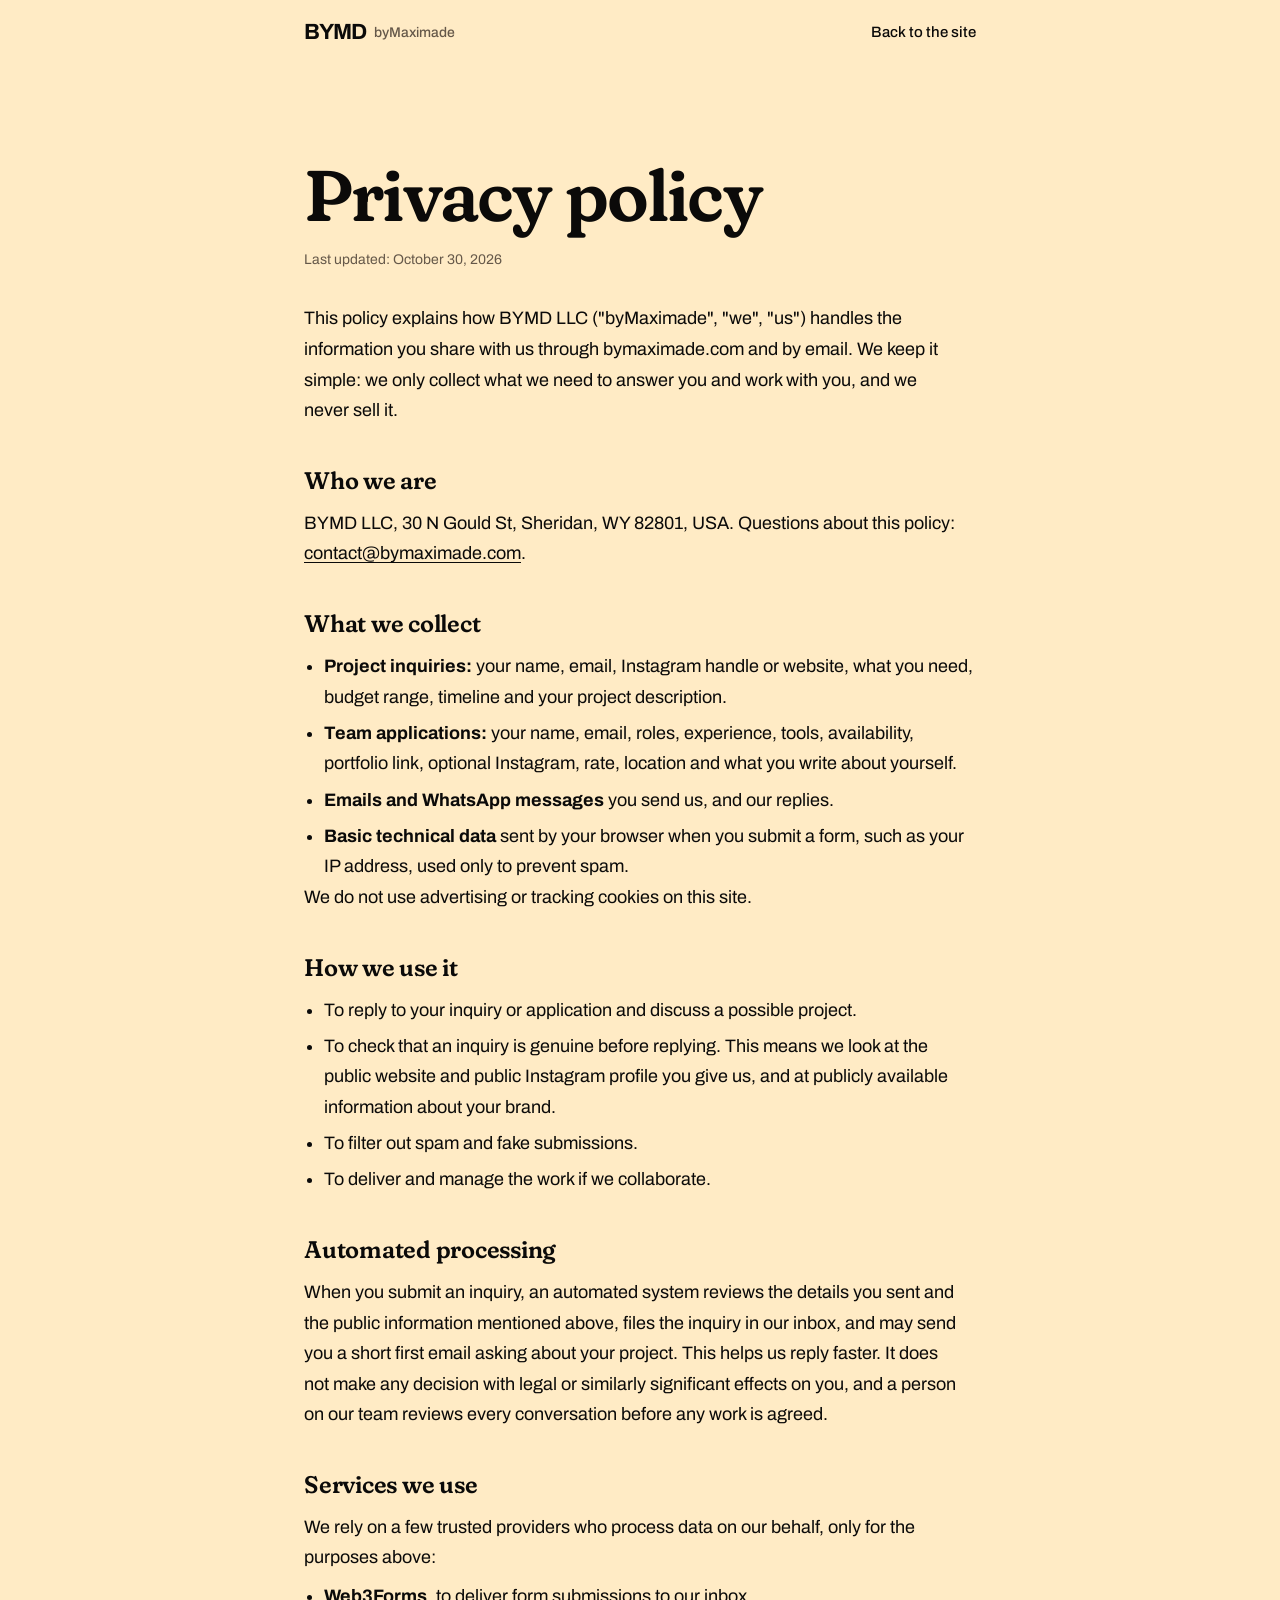
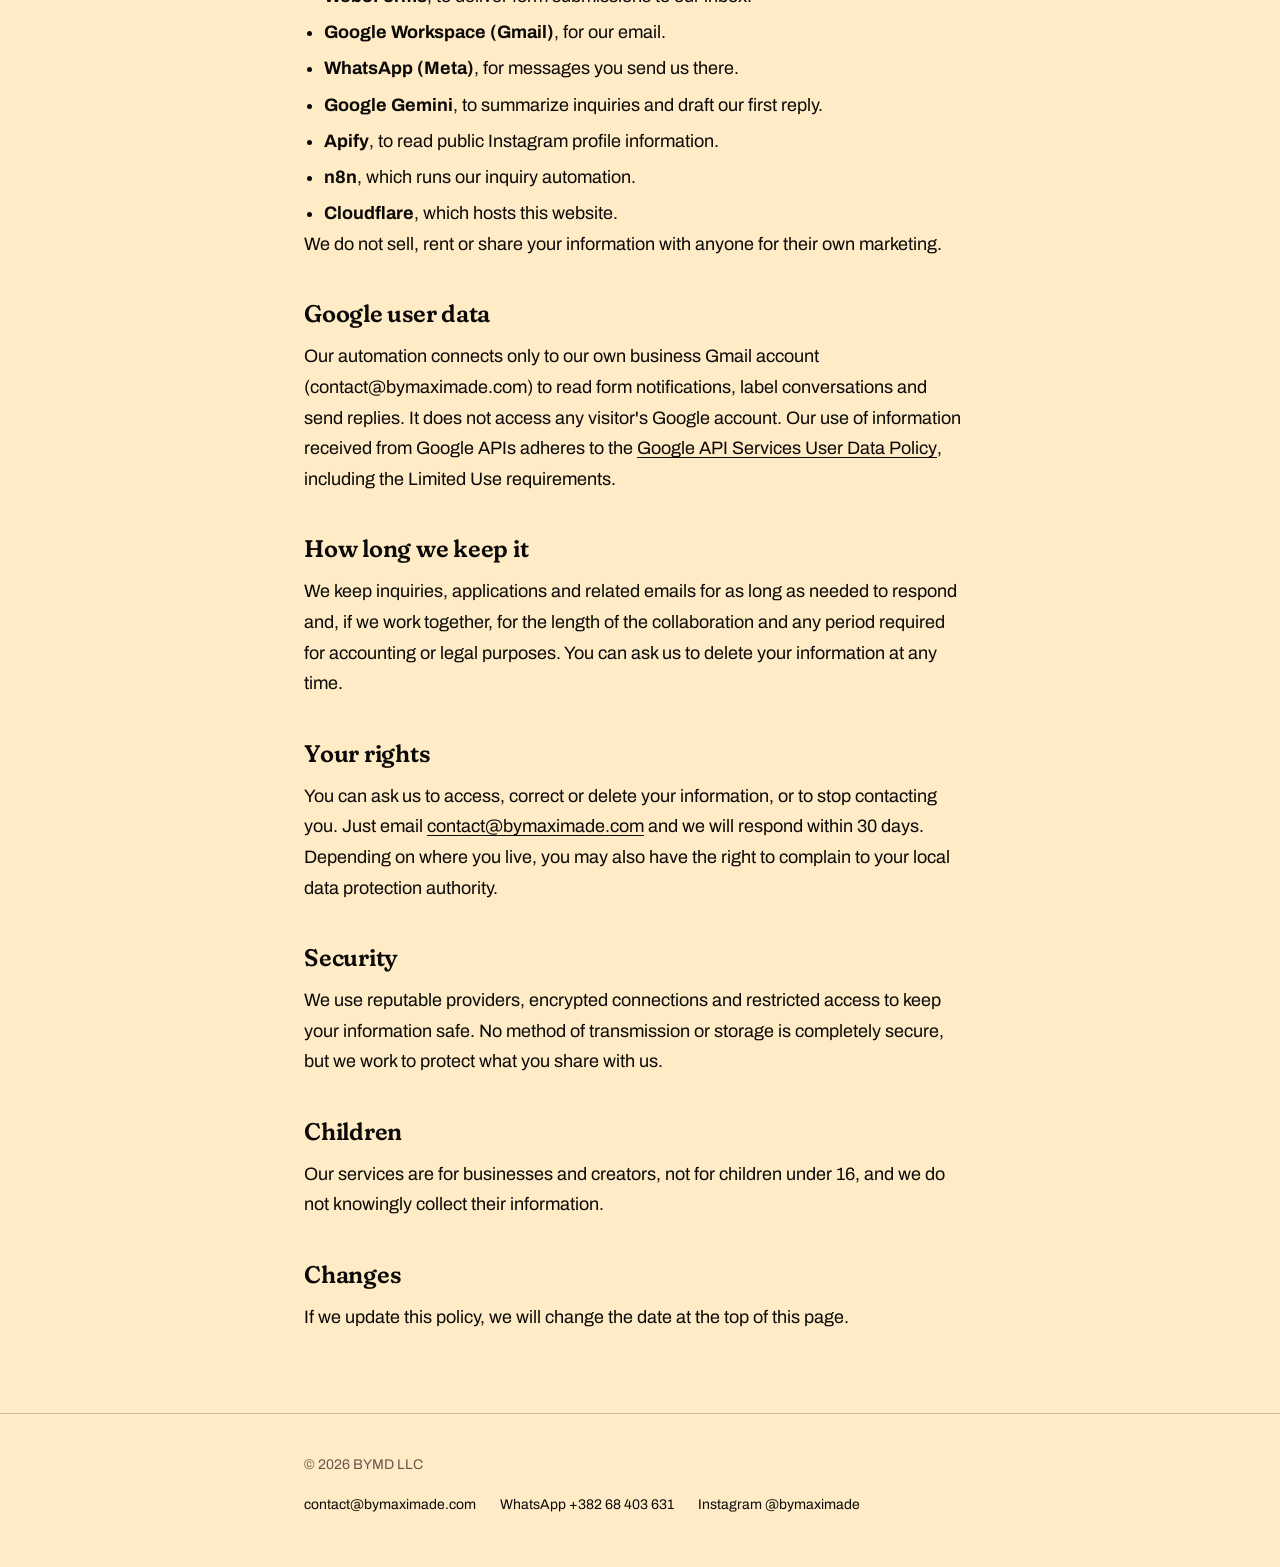
<file: privacy.html>
<!DOCTYPE html>
<html lang="en">
<head>
  <meta charset="UTF-8" />
  <meta name="viewport" content="width=device-width, initial-scale=1.0" />
  <title>Privacy policy | byMaximade</title>
  <meta name="description" content="How byMaximade (BYMD LLC) collects, uses and protects the information you share with us." />
  <meta name="theme-color" content="#FFEBC5" />
  <link rel="canonical" href="https://bymaximade.com/privacy" />

  <link rel="icon" type="image/svg+xml" href="assets/favicon.svg?v=2" />
  <link rel="apple-touch-icon" href="assets/logo.png?v=2" />

  <link rel="preload" href="assets/fonts/fraunces-600.woff2" as="font" type="font/woff2" crossorigin />
  <link rel="preload" href="assets/fonts/archivo.woff2" as="font" type="font/woff2" crossorigin />
  <link rel="stylesheet" href="styles.css?v=4" />
  <link rel="stylesheet" href="tailwind.css?v=1" />
  <style>
    .policy h2 { font-family: Fraunces, Georgia, 'Times New Roman', serif; font-weight: 600; font-size: clamp(1.375rem, 1.3rem + 0.3vw, 1.5rem); line-height: 1.25; letter-spacing: -0.01em; margin: 2.5rem 0 0.75rem; }
    .policy p, .policy li { max-width: 66ch; line-height: 1.7; }
    .policy p + p:not([class]) { margin-top: 0.75rem; }
    .policy ul { list-style: disc; padding-left: 1.25rem; margin-top: 0.5rem; }
    .policy li + li { margin-top: 0.35rem; }
    .policy a { text-decoration: underline; text-underline-offset: 3px; }
  </style>
</head>

<body class="bg-cream text-ink font-sans text-body md:text-body-lg antialiased">

  <a href="#main" class="skip-link btn btn--sm">Skip to content</a>

  <header class="fixed inset-x-0 top-0 z-50 h-16 bg-cream">
    <div class="wrap max-w-3xl flex h-full items-center justify-between gap-4">
      <a href="/" class="flex min-h-[44px] items-center gap-2" aria-label="BYMD, byMaximade home">
        <span class="wordmark">BYMD</span>
        <span class="hidden sm:inline text-small font-medium text-umber">byMaximade</span>
      </a>
      <a href="/" class="inline-flex min-h-[44px] items-center text-[15px] font-medium hover:underline underline-offset-4">Back to the site</a>
    </div>
  </header>

  <main id="main" class="pt-32 pb-20 md:pt-40">
    <article class="policy wrap max-w-3xl">
      <h1 class="font-display text-h1 text-balance">Privacy policy</h1>
      <p class="mt-4 text-small text-umber">Last updated: October 30, 2026</p>

      <p class="mt-8">This policy explains how BYMD LLC ("byMaximade", "we", "us") handles the information you share with us through bymaximade.com and by email. We keep it simple: we only collect what we need to answer you and work with you, and we never sell it.</p>

      <h2>Who we are</h2>
      <p>BYMD LLC, 30 N Gould St, Sheridan, WY 82801, USA. Questions about this policy: <a href="mailto:contact@bymaximade.com">contact@bymaximade.com</a>.</p>

      <h2>What we collect</h2>
      <ul>
        <li><strong>Project inquiries:</strong> your name, email, Instagram handle or website, what you need, budget range, timeline and your project description.</li>
        <li><strong>Team applications:</strong> your name, email, roles, experience, tools, availability, portfolio link, optional Instagram, rate, location and what you write about yourself.</li>
        <li><strong>Emails and WhatsApp messages</strong> you send us, and our replies.</li>
        <li><strong>Basic technical data</strong> sent by your browser when you submit a form, such as your IP address, used only to prevent spam.</li>
      </ul>
      <p>We do not use advertising or tracking cookies on this site.</p>

      <h2>How we use it</h2>
      <ul>
        <li>To reply to your inquiry or application and discuss a possible project.</li>
        <li>To check that an inquiry is genuine before replying. This means we look at the public website and public Instagram profile you give us, and at publicly available information about your brand.</li>
        <li>To filter out spam and fake submissions.</li>
        <li>To deliver and manage the work if we collaborate.</li>
      </ul>

      <h2>Automated processing</h2>
      <p>When you submit an inquiry, an automated system reviews the details you sent and the public information mentioned above, files the inquiry in our inbox, and may send you a short first email asking about your project. This helps us reply faster. It does not make any decision with legal or similarly significant effects on you, and a person on our team reviews every conversation before any work is agreed.</p>

      <h2>Services we use</h2>
      <p>We rely on a few trusted providers who process data on our behalf, only for the purposes above:</p>
      <ul>
        <li><strong>Web3Forms</strong>, to deliver form submissions to our inbox.</li>
        <li><strong>Google Workspace (Gmail)</strong>, for our email.</li>
        <li><strong>WhatsApp (Meta)</strong>, for messages you send us there.</li>
        <li><strong>Google Gemini</strong>, to summarize inquiries and draft our first reply.</li>
        <li><strong>Apify</strong>, to read public Instagram profile information.</li>
        <li><strong>n8n</strong>, which runs our inquiry automation.</li>
        <li><strong>Cloudflare</strong>, which hosts this website.</li>
      </ul>
      <p>We do not sell, rent or share your information with anyone for their own marketing.</p>

      <h2>Google user data</h2>
      <p>Our automation connects only to our own business Gmail account (contact@bymaximade.com) to read form notifications, label conversations and send replies. It does not access any visitor's Google account. Our use of information received from Google APIs adheres to the <a href="https://developers.google.com/terms/api-services-user-data-policy" target="_blank" rel="noopener">Google API Services User Data Policy<span class="sr-only"> (opens in a new tab)</span></a>, including the Limited Use requirements.</p>

      <h2>How long we keep it</h2>
      <p>We keep inquiries, applications and related emails for as long as needed to respond and, if we work together, for the length of the collaboration and any period required for accounting or legal purposes. You can ask us to delete your information at any time.</p>

      <h2>Your rights</h2>
      <p>You can ask us to access, correct or delete your information, or to stop contacting you. Just email <a href="mailto:contact@bymaximade.com">contact@bymaximade.com</a> and we will respond within 30 days. Depending on where you live, you may also have the right to complain to your local data protection authority.</p>

      <h2>Security</h2>
      <p>We use reputable providers, encrypted connections and restricted access to keep your information safe. No method of transmission or storage is completely secure, but we work to protect what you share with us.</p>

      <h2>Children</h2>
      <p>Our services are for businesses and creators, not for children under 16, and we do not knowingly collect their information.</p>

      <h2>Changes</h2>
      <p>If we update this policy, we will change the date at the top of this page.</p>
    </article>
  </main>

  <footer class="border-t border-line">
    <div class="wrap max-w-3xl py-10 text-small">
      <p class="text-umber">© 2026 BYMD LLC</p>
      <ul role="list" class="mt-2 flex flex-col sm:flex-row sm:flex-wrap sm:gap-x-6">
        <li><a href="mailto:contact@bymaximade.com" class="inline-flex min-h-[44px] items-center hover:underline underline-offset-4">contact@bymaximade.com</a></li>
        <li><a href="https://wa.me/38268403631" target="_blank" rel="noopener" class="inline-flex min-h-[44px] items-center hover:underline underline-offset-4">WhatsApp +382 68 403 631<span class="sr-only"> (opens in a new tab)</span></a></li>
        <li><a href="https://www.instagram.com/bymaximade" target="_blank" rel="noopener" class="inline-flex min-h-[44px] items-center hover:underline underline-offset-4">Instagram @bymaximade<span class="sr-only"> (opens in a new tab)</span></a></li>
      </ul>
    </div>
  </footer>

  <script src="script.js?v=6"></script>
</body>
</html>
</file>
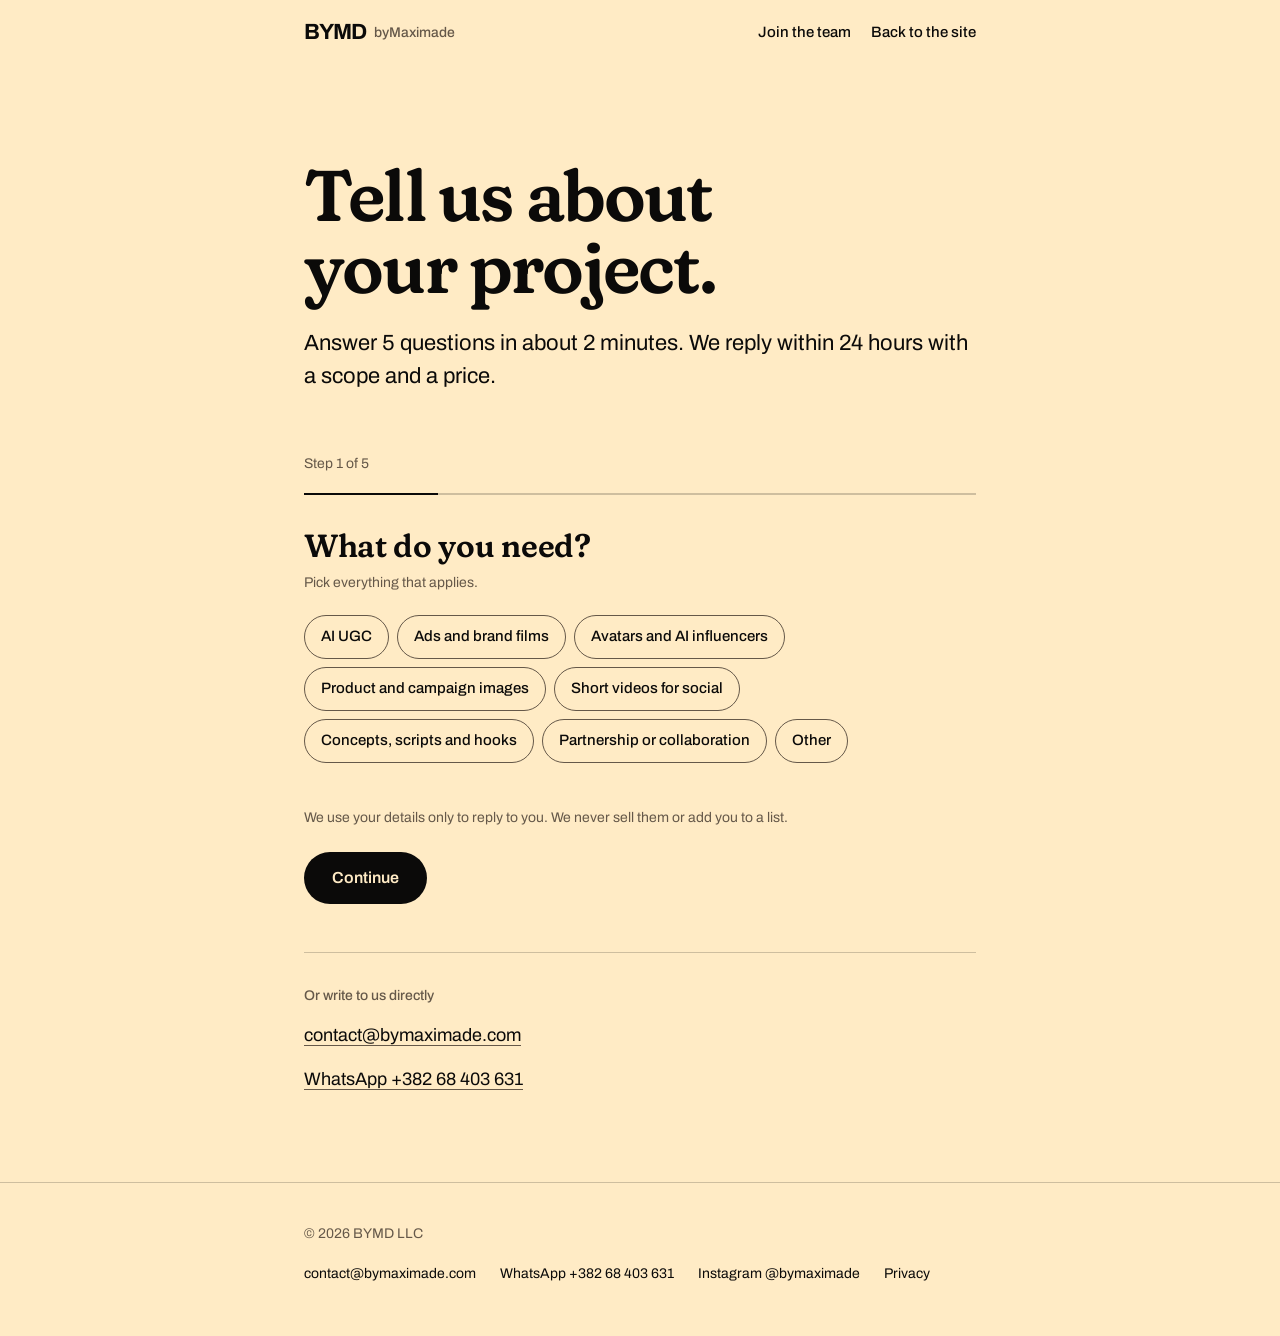
<file: project-inquiries.html>
<!DOCTYPE html>
<html lang="en">
<head>
  <meta charset="UTF-8" />
  <meta name="viewport" content="width=device-width, initial-scale=1.0" />
  <title>Start a Project: AI Videos, Ads and Images | byMaximade</title>
  <meta name="description" content="Tell byMaximade about your project: ads, films, avatars, product videos or images. 5 questions, 2 minutes. You get a scope and a price within 24 hours." />
  <meta name="theme-color" content="#FFEBC5" />
  <link rel="canonical" href="https://bymaximade.com/project-inquiries" />

  <meta property="og:type" content="website" />
  <meta property="og:site_name" content="byMaximade" />
  <meta property="og:url" content="https://bymaximade.com/project-inquiries" />
  <meta property="og:title" content="Start a Project: AI Videos, Ads and Images | byMaximade" />
  <meta property="og:description" content="Tell byMaximade about your project: ads, films, avatars, product videos or images. 5 questions, 2 minutes. You get a scope and a price within 24 hours." />
  <meta property="og:image" content="https://bymaximade.com/assets/og.jpg?v=3" />
  <meta property="og:image:width" content="1200" />
  <meta property="og:image:height" content="630" />
  <meta name="twitter:card" content="summary_large_image" />
  <meta name="twitter:title" content="Start a Project: AI Videos, Ads and Images | byMaximade" />
  <meta name="twitter:description" content="Tell byMaximade about your project: ads, films, avatars, product videos or images. 5 questions, 2 minutes. You get a scope and a price within 24 hours." />
  <meta name="twitter:image" content="https://bymaximade.com/assets/og.jpg?v=3" />

  <link rel="icon" type="image/svg+xml" href="assets/favicon.svg?v=2" />
  <link rel="apple-touch-icon" href="assets/logo.png?v=2" />

  <link rel="preload" href="assets/fonts/fraunces-600.woff2" as="font" type="font/woff2" crossorigin />
  <link rel="preload" href="assets/fonts/archivo.woff2" as="font" type="font/woff2" crossorigin />
  <link rel="stylesheet" href="styles.css?v=4" />
  <link rel="stylesheet" href="tailwind.css?v=1" />
</head>

<body class="bg-cream text-ink font-sans text-body md:text-body-lg antialiased">

  <a href="#main" class="skip-link btn btn--sm">Skip to content</a>

  <header class="fixed inset-x-0 top-0 z-50 h-16 bg-cream">
    <div class="wrap max-w-3xl flex h-full items-center justify-between gap-4">
      <a href="/" class="flex min-h-[44px] items-center gap-2" aria-label="BYMD, byMaximade home">
        <span class="wordmark">BYMD</span>
        <span class="hidden sm:inline text-small font-medium text-umber">byMaximade</span>
      </a>
      <div class="flex items-center gap-5 text-[15px] font-medium">
        <a href="/join" class="hidden min-[360px]:inline-flex min-h-[44px] items-center hover:underline underline-offset-4">Join the team</a>
        <a href="/" class="inline-flex min-h-[44px] items-center hover:underline underline-offset-4">Back to the site</a>
      </div>
    </div>
  </header>

  <main id="main" class="pt-32 pb-20 md:pt-40">
    <div class="wrap max-w-3xl">
      <h1 class="font-display text-h1 text-balance">Tell us about your project.</h1>
      <p class="mt-6 max-w-lead text-lead">Answer 5 questions in about 2 minutes. We reply within 24 hours with a scope and a price.</p>

      <form id="apply-form" class="wizard mt-12" method="post" action="https://api.web3forms.com/submit" novalidate>
        <input type="hidden" name="access_key" value="3470acbb-859c-4fd6-910f-c365a7260c05" />
        <input type="hidden" name="subject" value="New inquiry — bymaximade.com" />
        <input type="hidden" name="from_name" value="bymaximade.com" />
        <input type="checkbox" name="botcheck" class="hidden" tabindex="-1" autocomplete="off" />
        <input type="hidden" name="need" />
        <input type="hidden" name="who" />
        <input type="hidden" name="budget" />
        <input type="hidden" name="timeline" />

        <div class="mb-2 flex items-center justify-between text-small text-umber">
          <span id="step-label">Step 1 of 5</span>
          <button type="button" id="step-back" class="inline-flex min-h-[44px] items-center hover:underline underline-offset-4 invisible">Back</button>
        </div>
        <div class="progress"><i id="progress-bar" style="width:20%"></i></div>

        <div class="steps">
          <fieldset class="step is-active" data-step="1" data-field="need" data-multi>
            <legend class="q">What do you need?</legend>
            <p class="hint">Pick everything that applies.</p>
            <div class="chips">
              <button type="button" class="chip" data-value="AI UGC">AI UGC</button>
              <button type="button" class="chip" data-value="AI ads">Ads and brand films</button>
              <button type="button" class="chip" data-value="AI avatars">Avatars and AI influencers</button>
              <button type="button" class="chip" data-value="Product visuals">Product and campaign images</button>
              <button type="button" class="chip" data-value="Short form">Short videos for social</button>
              <button type="button" class="chip" data-value="Creative concepts">Concepts, scripts and hooks</button>
              <button type="button" class="chip" data-value="Partnership / collaboration">Partnership or collaboration</button>
              <button type="button" class="chip" data-value="Other">Other</button>
            </div>
          </fieldset>

          <fieldset class="step" data-step="2" data-field="who">
            <legend class="q">Who are you?</legend>
            <p class="hint">So we can talk in your language.</p>
            <div class="chips">
              <button type="button" class="chip" data-value="Brand / e-commerce">Brand or ecommerce</button>
              <button type="button" class="chip" data-value="Agency">Agency</button>
              <button type="button" class="chip" data-value="Creator / personal brand">Creator or personal brand</button>
              <button type="button" class="chip" data-value="AI platform / tool">AI platform or tool</button>
              <button type="button" class="chip" data-value="Other">Other</button>
            </div>
          </fieldset>

          <fieldset class="step" data-step="3" data-field="budget">
            <legend class="q">What’s your monthly content budget?</legend>
            <p class="hint">Pick the closest range. It helps us scope the right offer.</p>
            <div class="chips">
              <button type="button" class="chip" data-value="$1k – $3k">$1k to $3k</button>
              <button type="button" class="chip" data-value="$3k – $10k">$3k to $10k</button>
              <button type="button" class="chip" data-value="$10k+">$10k+</button>
            </div>
          </fieldset>

          <fieldset class="step" data-step="4" data-field="timeline">
            <legend class="q">When do you want to start?</legend>
            <p class="hint">We usually have room within two weeks.</p>
            <div class="chips">
              <button type="button" class="chip" data-value="ASAP">ASAP</button>
              <button type="button" class="chip" data-value="This month">This month</button>
              <button type="button" class="chip" data-value="1 – 3 months">1 to 3 months</button>
              <button type="button" class="chip" data-value="Just exploring">Just exploring</button>
            </div>
          </fieldset>

          <fieldset class="step" data-step="5" data-field="details">
            <legend class="q">Last step: you and the project.</legend>
            <div class="mt-2 space-y-5">
              <div>
                <label for="name" class="block text-small font-medium text-umber mb-2">Name</label>
                <input id="name" name="name" type="text" required autocomplete="name" class="field" placeholder="Your name" />
              </div>
              <div>
                <label for="email" class="block text-small font-medium text-umber mb-2">Email</label>
                <input id="email" name="email" type="email" required autocomplete="email" class="field" placeholder="you@domain.com" />
              </div>
              <div>
                <label for="handle" class="block text-small font-medium text-umber mb-2">Instagram or website</label>
                <input id="handle" name="handle" type="text" required autocomplete="url" class="field" placeholder="@yourbrand or yourbrand.com" />
                <p class="mt-1.5 text-small text-umber">We look at your work before we reply.</p>
              </div>
              <div>
                <label for="brief" class="block text-small font-medium text-umber mb-2">About the project</label>
                <textarea id="brief" name="brief" rows="4" required minlength="40" class="field resize-none" placeholder="What you sell, what you want the videos to do, and any references you like."></textarea>
                <p class="mt-1.5 text-small text-umber">A couple of sentences. The more you give us, the better the first reply.</p>
              </div>
            </div>
          </fieldset>

          <div class="step" data-step="done">
            <p class="q" id="done-title" tabindex="-1">Got it.</p>
            <p class="hint" id="done-text">We reply from contact@bymaximade.com within 24 hours with a scope and a price. If you don’t see it, check spam or promotions.</p>
          </div>
        </div>

        <p id="step-error" class="text-small mt-4 min-h-[1.25rem]" aria-live="polite"></p>
        <p class="mt-2 text-small text-umber">We use your details only to reply to you. We never sell them or add you to a list.</p>

        <div class="mt-6" id="step-actions">
          <button type="button" id="step-next" class="btn w-full sm:w-auto">Continue</button>
        </div>
      </form>

      <div class="mt-12 border-t border-line pt-8">
        <p class="text-small font-medium text-umber">Or write to us directly</p>
        <p class="mt-2"><a href="mailto:contact@bymaximade.com" class="link inline-flex min-h-[44px] items-center text-body-lg">contact@bymaximade.com</a></p>
        <p><a href="https://wa.me/38268403631" target="_blank" rel="noopener" class="link inline-flex min-h-[44px] items-center text-body-lg">WhatsApp +382 68 403 631<span class="sr-only"> (opens in a new tab)</span></a></p>
      </div>
    </div>
  </main>

  <footer class="border-t border-line">
    <div class="wrap max-w-3xl py-10 text-small">
      <p class="text-umber">© 2026 BYMD LLC</p>
      <ul role="list" class="mt-2 flex flex-col sm:flex-row sm:flex-wrap sm:gap-x-6">
        <li><a href="mailto:contact@bymaximade.com" class="inline-flex min-h-[44px] items-center hover:underline underline-offset-4">contact@bymaximade.com</a></li>
        <li><a href="https://wa.me/38268403631" target="_blank" rel="noopener" class="inline-flex min-h-[44px] items-center hover:underline underline-offset-4">WhatsApp +382 68 403 631<span class="sr-only"> (opens in a new tab)</span></a></li>
        <li><a href="https://www.instagram.com/bymaximade" target="_blank" rel="noopener" class="inline-flex min-h-[44px] items-center hover:underline underline-offset-4">Instagram @bymaximade<span class="sr-only"> (opens in a new tab)</span></a></li>
        <li><a href="/privacy" class="inline-flex min-h-[44px] items-center hover:underline underline-offset-4">Privacy</a></li>
      </ul>
    </div>
  </footer>

  <script src="script.js?v=6"></script>
</body>
</html>
</file>
<file: styles.css>
/* ===========================================================
   byMaximade components. Plain CSS, linked BEFORE tailwind.css,
   so a utility on a component (w-full, hidden) always wins.
   =========================================================== */

/* Self hosted OFL fonts, latin subset. Recoleta and Coolvetica go first in tailwind.config.js only once licensed files exist. */
@font-face { font-family: Fraunces; src: url('assets/fonts/fraunces-600.woff2') format('woff2'); font-weight: 600; font-style: normal; font-display: swap; }
@font-face { font-family: Archivo; src: url('assets/fonts/archivo.woff2') format('woff2'); font-weight: 400 700; font-style: normal; font-display: swap; }

/* The palette. tailwind.config.js points its colors here. */
:root {
  --cream: #FFEBC5;
  --ink: #0B0A09;
  --umber: #655849;
  --line: #CEBE9F;
  --coral: #FF5A58;
}

/* scroll-padding keeps anchors, the skip link and keyboard focus clear of the fixed 64px header. */
html { scroll-behavior: smooth; scroll-padding-top: 80px; font-synthesis: none; }

::selection { background: var(--coral); color: var(--ink); }
.rule-card ::selection { background: var(--ink); color: var(--cream); }

/* :root raises specificity above the preflight's :-moz-focusring, which loads later.
   No border-radius here: it would square the pill buttons. */
:root :focus-visible { outline: 2px solid var(--ink); outline-offset: 3px; }

.font-display { font-weight: 600; }

.wrap { max-width: 72rem; margin-inline: auto; padding-inline: 20px; }
@media (min-width: 640px) { .wrap { padding-inline: 32px; } }
@media (min-width: 1024px) { .wrap { padding-inline: 48px; } }

/* BYMD wordmark */
.wordmark { font-weight: 700; font-size: 22px; letter-spacing: -0.04em; line-height: 1; }
.wordmark--lg { font-size: 32px; }

/* One action, one look: ink pill, coral only while the visitor points at it or focuses it. */
.btn {
  display: inline-flex;
  align-items: center;
  justify-content: center;
  min-height: 52px;
  padding: 0 28px;
  border-radius: 999px;
  background: var(--ink);
  color: var(--cream);
  font-size: 16px;
  font-weight: 600;
  line-height: 1.2;
  text-align: center;
  transition: background-color 150ms, color 150ms;
}
.btn--sm { min-height: 44px; padding: 0 16px; font-size: 14px; }
@media (max-width: 359px) { .btn--sm { padding: 0 12px; } }
.btn:focus-visible { background: var(--coral); color: var(--ink); }

.link {
  color: var(--ink);
  text-decoration: underline;
  text-decoration-thickness: 1px;
  text-decoration-color: var(--umber);
  text-underline-offset: 0.2em;
}

/* On touch screens :hover sticks after a tap, so hover styles only exist where a pointer can hover. */
@media (hover: hover) {
  .btn:hover { background: var(--coral); color: var(--ink); }
  .chip:hover { border-color: var(--ink); }
  .link:hover { text-decoration-color: var(--ink); text-decoration-thickness: 2px; }
}

.skip-link { position: absolute; top: 10px; left: 16px; z-index: 70; transform: translateY(-200%); }
.skip-link:focus { transform: none; }

/* The rule card: the one coral surface on the site. Coral is never text and never a thin line on cream (2.6:1). */
.rule-card { background: var(--coral); color: var(--ink); text-align: center; padding: 96px 20px; }
@media (min-width: 768px) { .rule-card { padding: 128px 32px; } }
@media (min-width: 1024px) { .rule-card { padding: 160px 48px; } }
.rule-card h2 { font-size: clamp(3rem, 1.5rem + 6vw, 7rem); line-height: 1; letter-spacing: -0.02em; text-wrap: balance; }

/* FAQ accordions (native details/summary) */
.faq { border-bottom: 1px solid var(--line); }
.faq summary {
  list-style: none;
  cursor: pointer;
  display: flex;
  justify-content: space-between;
  align-items: center;
  gap: 1rem;
  min-height: 64px;
  padding: 0.75rem 0;
  font-family: Fraunces, Georgia, 'Times New Roman', serif;
  font-weight: 600;
  font-size: clamp(1.25rem, 1.15rem + 0.3vw, 1.375rem);
  line-height: 1.3;
  letter-spacing: -0.01em;
}
.faq summary::-webkit-details-marker { display: none; }
.faq summary::after {
  content: '+';
  content: '+' / '';
  flex: none;
  font-family: Archivo, 'Helvetica Neue', Arial, sans-serif;
  font-weight: 400;
  font-size: 24px;
  line-height: 1;
  transition: transform 200ms;
}
.faq[open] summary::after { transform: rotate(45deg); }
.faq p { max-width: 60ch; padding-bottom: 24px; }

/* The usual way vs byMaximade, set like end credits around an invisible axis. */
.credits { width: 100%; max-width: 48rem; table-layout: fixed; border-collapse: collapse; }
.credits th { padding-bottom: 16px; font-size: 14px; font-weight: 500; color: var(--umber); text-align: left; }
.credits td { padding-block: 8px; vertical-align: baseline; }
.credits th:first-child, .credits td:first-child { padding-right: 12px; }
.credits th:last-child, .credits td:last-child { padding-left: 12px; }
.credits td:first-child { font-size: 16px; line-height: 1.4; color: var(--umber); }
.credits td:last-child { font-family: Fraunces, Georgia, 'Times New Roman', serif; font-weight: 600; font-size: 17px; line-height: 1.3; }
@media (min-width: 640px) {
  .credits { margin-inline: auto; }
  .credits th:first-child, .credits td:first-child { padding-right: 20px; text-align: right; }
  .credits th:last-child, .credits td:last-child { padding-left: 20px; }
  .credits td:first-child { font-size: 17px; }
  .credits td:last-child { font-size: clamp(1.125rem, 1rem + 0.4vw, 1.25rem); }
}
@media (min-width: 1024px) { .credits td { padding-block: 10px; } }

/* ---------- Apply wizard ---------- */
.progress { height: 2px; background: var(--line); overflow: hidden; }
.progress i { display: block; height: 100%; background: var(--ink); transition: width 0.45s cubic-bezier(0.2, 0.7, 0.2, 1); }

.steps { position: relative; margin-top: 2rem; }
.step { display: none; border: 0; padding: 0; margin: 0; min-width: 0; }
.step.is-active { display: block; animation: step-in 0.45s cubic-bezier(0.2, 0.7, 0.2, 1); }
.step.is-leaving { animation: step-out 0.25s ease forwards; }
@keyframes step-in  { from { opacity: 0; transform: translateX(24px); } to { opacity: 1; transform: none; } }
@keyframes step-out { to   { opacity: 0; transform: translateX(-24px); } }

.q { font-family: Fraunces, Georgia, 'Times New Roman', serif; font-weight: 600; font-size: clamp(1.5rem, 1.3rem + 0.9vw, 2rem); letter-spacing: -0.01em; line-height: 1.2; margin-bottom: 0.4rem; }
.hint { font-size: 0.875rem; color: var(--umber); margin-bottom: 1.25rem; }

.chips { display: flex; flex-wrap: wrap; gap: 8px; }
.chip {
  border: 1px solid var(--umber);
  border-radius: 999px;
  padding: 0.6rem 1rem;
  min-height: 44px;
  font-size: 15px;
  font-weight: 500;
  line-height: 1.3;
  color: var(--ink);
  background: transparent;
  transition: background-color 0.2s, border-color 0.2s;
}
.chip.is-on { background: var(--coral); border-color: var(--ink); }
/* The check is the selected cue that does not rely on color. The plain line is the fallback where alt text is unsupported. */
.chip.is-on::before { content: '✓'; content: '✓' / ''; margin-right: 0.4em; }

/* Phone: bigger tap targets */
@media (max-width: 1023px) {
  .chip { padding: 0.75rem 1.1rem; }
  .steps { overflow-x: clip; }
}

.field {
  width: 100%;
  background: transparent;
  border: 0;
  border-bottom: 1px solid var(--umber);
  padding: 0.75rem 0;
  color: var(--ink);
  transition: border-color 0.2s, box-shadow 0.2s;
}
.field::placeholder { color: var(--umber); opacity: 1; }
/* After the :focus-visible rule on purpose: on a field, the 2px ink underline is the focus cue. */
.field:focus { outline: none; border-color: var(--ink); box-shadow: 0 1px 0 var(--ink); }
.field.is-invalid { border-color: var(--ink); box-shadow: 0 1px 0 var(--ink); }
.field-note { margin-top: 0.375rem; font-size: 14px; font-weight: 600; }
.field-note:empty { display: none; }
#step-error { font-weight: 600; }

.wizard.is-sending #step-next { opacity: 0.5; pointer-events: none; }

/* Form autofill: keep the cream ground instead of Chrome's yellow */
input:-webkit-autofill,
input:-webkit-autofill:hover,
input:-webkit-autofill:focus,
textarea:-webkit-autofill {
  -webkit-text-fill-color: var(--ink);
  -webkit-box-shadow: 0 0 0 1000px var(--cream) inset;
  transition: background-color 5000s ease-in-out 0s;
}

@media (prefers-reduced-motion: reduce) {
  html { scroll-behavior: auto; }
  .step.is-active, .step.is-leaving { animation: none; }
  *, *::before, *::after { transition: none !important; }
}
</file>
